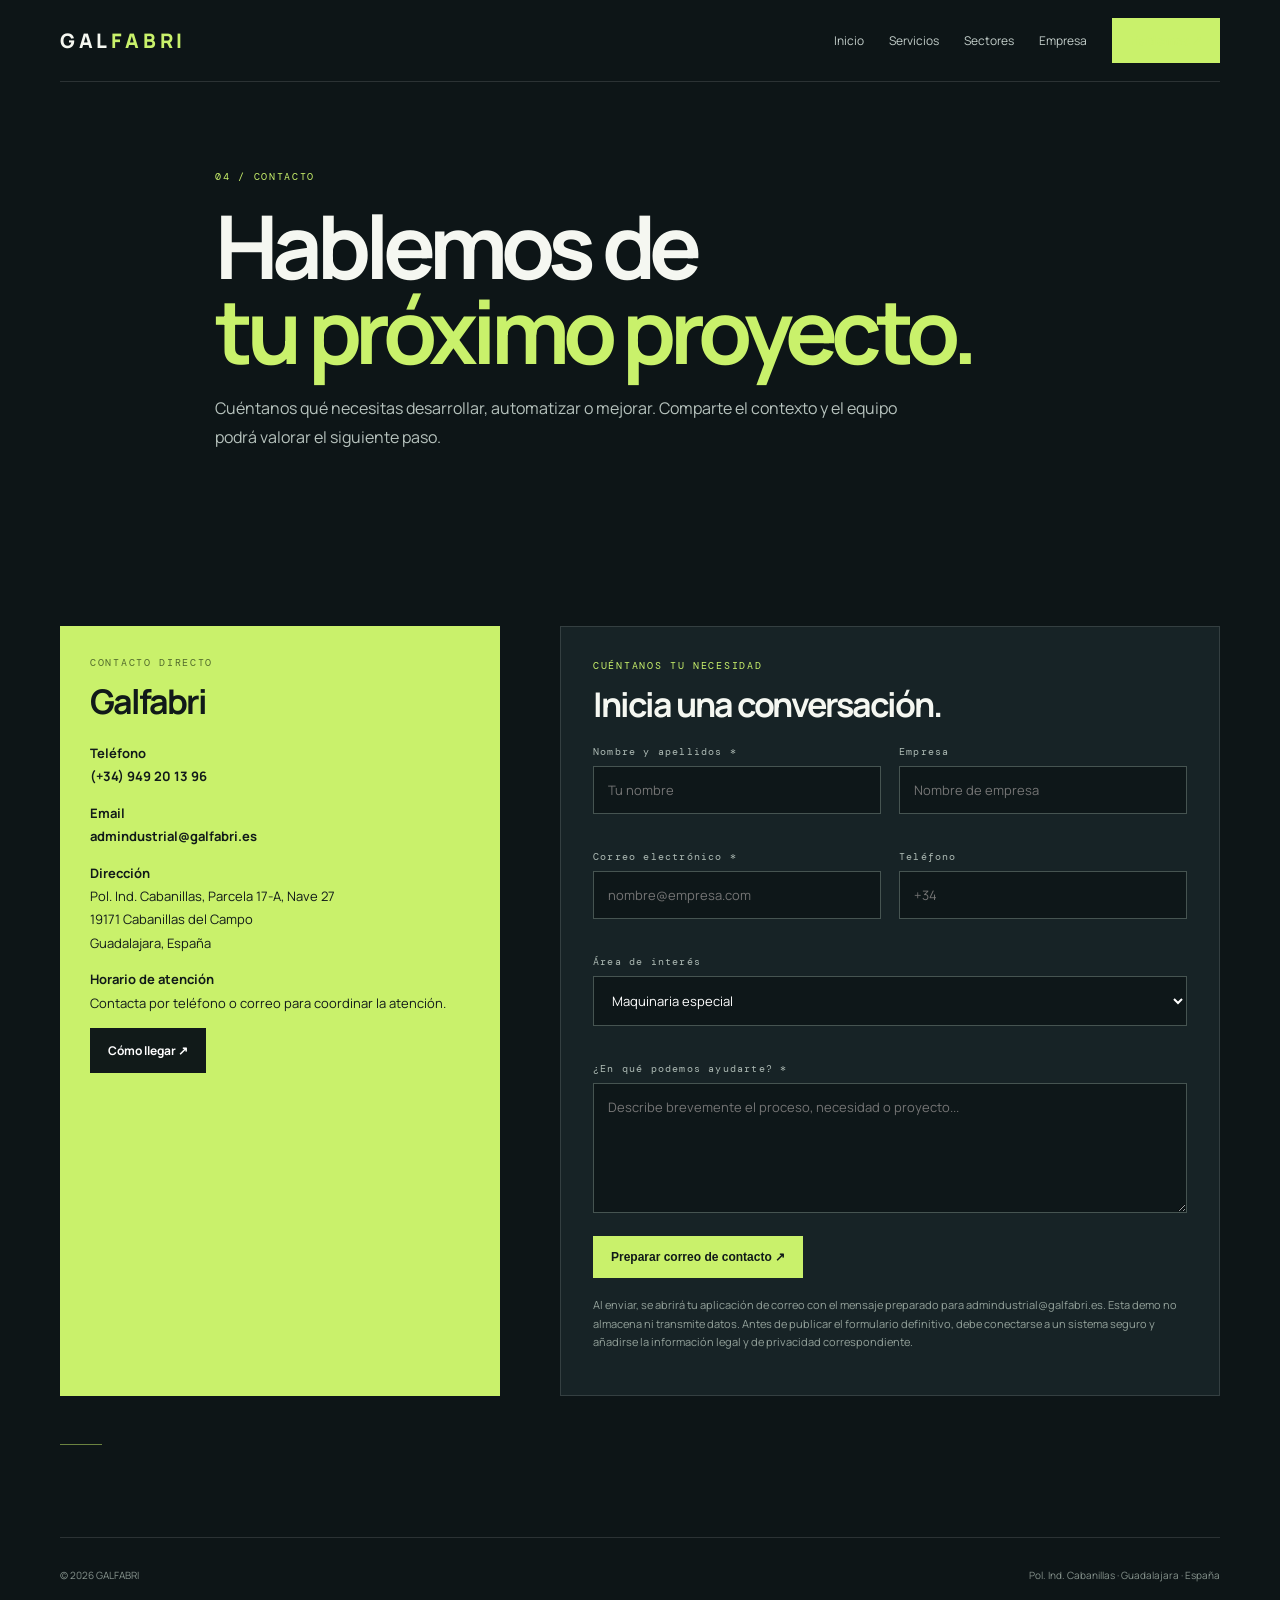
<file: galfabri-enterprise/contacto.html>
<!doctype html><html lang="es"><head><meta charset="utf-8"><meta name="viewport" content="width=device-width,initial-scale=1"><title>Contacto | Galfabri</title><link href="https://fonts.googleapis.com/css2?family=DM+Mono:wght@400;500&family=Manrope:wght@400;500;600;700;800&display=swap" rel="stylesheet"><link rel="stylesheet" href="assets/site.css"></head><body><header class="wrap header"><a class="logo" href="index.html">GAL<span>FABRI</span></a><button class="mobiletoggle" aria-label="Abrir menú" aria-expanded="false">☰</button><nav class="nav"><a href="index.html">Inicio</a><a href="servicios.html">Servicios</a><a href="sectores.html">Sectores</a><a href="empresa.html">Empresa</a><a class="navbtn active" href="contacto.html">Hablemos ↗</a></nav></header><main><section class="wrap pagehero reveal"><div class="eyebrow">04 / Contacto</div><h1>Hablemos de<br><em>tu próximo proyecto.</em></h1><p class="lead">Cuéntanos qué necesitas desarrollar, automatizar o mejorar. Comparte el contexto y el equipo podrá valorar el siguiente paso.</p></section><section class="wrap section"><div class="contactgrid"><aside class="contactinfo reveal"><div class="eyebrow">Contacto directo</div><h2 style="font-size:34px">Galfabri</h2><p><b>Teléfono</b><br><a href="tel:+34949201396">(+34) 949 20 13 96</a></p><p><b>Email</b><br><a href="mailto:admindustrial@galfabri.es">admindustrial@galfabri.es</a></p><p><b>Dirección</b><br>Pol. Ind. Cabanillas, Parcela 17-A, Nave 27<br>19171 Cabanillas del Campo<br>Guadalajara, España</p><p><b>Horario de atención</b><br>Contacta por teléfono o correo para coordinar la atención.</p><a class="btn" style="background:#111a19;color:white" href="https://maps.google.com/?q=Poligono+Industrial+Cabanillas+Parcela+17-A+Nave+27+Cabanillas+del+Campo">Cómo llegar ↗</a></aside><div class="formbox reveal"><div class="eyebrow">Cuéntanos tu necesidad</div><h2 style="font-size:34px">Inicia una conversación.</h2><form id="contactForm"><div class="formgrid"><div class="field"><label for="name">Nombre y apellidos *</label><input id="name" required autocomplete="name" placeholder="Tu nombre"></div><div class="field"><label for="company">Empresa</label><input id="company" autocomplete="organization" placeholder="Nombre de empresa"></div><div class="field"><label for="email">Correo electrónico *</label><input id="email" type="email" required autocomplete="email" placeholder="nombre@empresa.com"></div><div class="field"><label for="phone">Teléfono</label><input id="phone" type="tel" autocomplete="tel" placeholder="+34"></div><div class="field full"><label for="topic">Área de interés</label><select id="topic"><option>Maquinaria especial</option><option>Automatización y PLC</option><option>Robótica industrial</option><option>Mejora de procesos</option><option>Fabricación de utillajes</option><option>Montaje y puesta en marcha</option><option>Otra consulta</option></select></div><div class="field full"><label for="message">¿En qué podemos ayudarte? *</label><textarea id="message" required placeholder="Describe brevemente el proceso, necesidad o proyecto..."></textarea></div></div><button class="btn" type="submit">Preparar correo de contacto ↗</button><p class="notice" style="margin-top:18px">Al enviar, se abrirá tu aplicación de correo con el mensaje preparado para admindustrial@galfabri.es. Esta demo no almacena ni transmite datos. Antes de publicar el formulario definitivo, debe conectarse a un sistema seguro y añadirse la información legal y de privacidad correspondiente.</p><p id="formStatus" class="notice" aria-live="polite"></p></form></div></div></section></main><footer class="wrap footer"><span>© <span data-year></span> GALFABRI</span><span>Pol. Ind. Cabanillas · Guadalajara · España</span></footer><script src="assets/site.js"></script><script>document.getElementById('contactForm').addEventListener('submit',e=>{e.preventDefault();const v=id=>document.getElementById(id).value.trim();const body='Hola,\\n\\nNombre: '+v('name')+'\\nEmpresa: '+v('company')+'\\nEmail: '+v('email')+'\\nTeléfono: '+v('phone')+'\\nÁrea: '+v('topic')+'\\n\\nMensaje:\\n'+v('message')+'\\n\\nUn saludo.';document.getElementById('formStatus').textContent='Abriendo tu aplicación de correo…';location.href='mailto:admindustrial@galfabri.es?subject='+encodeURIComponent('Nueva consulta desde la web: '+v('topic'))+'&body='+encodeURIComponent(body)});</script></body></html>
</file>
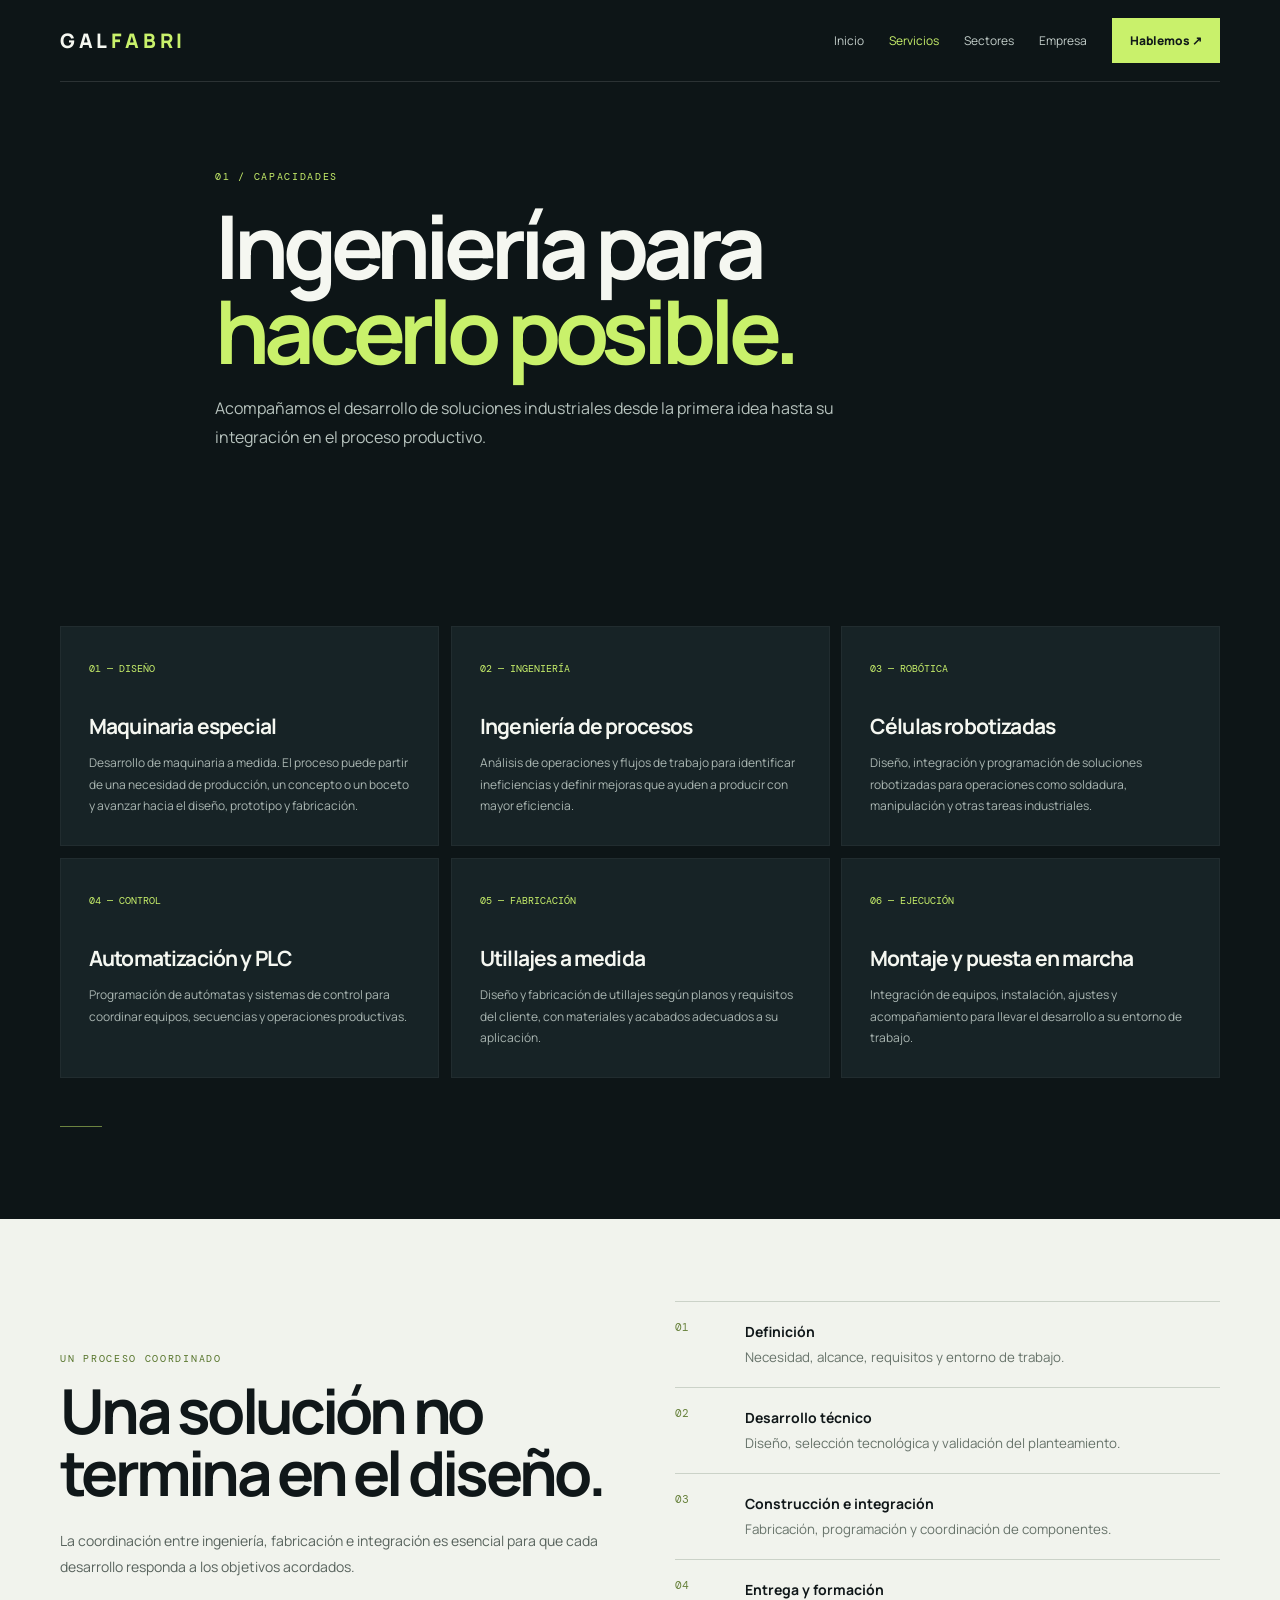
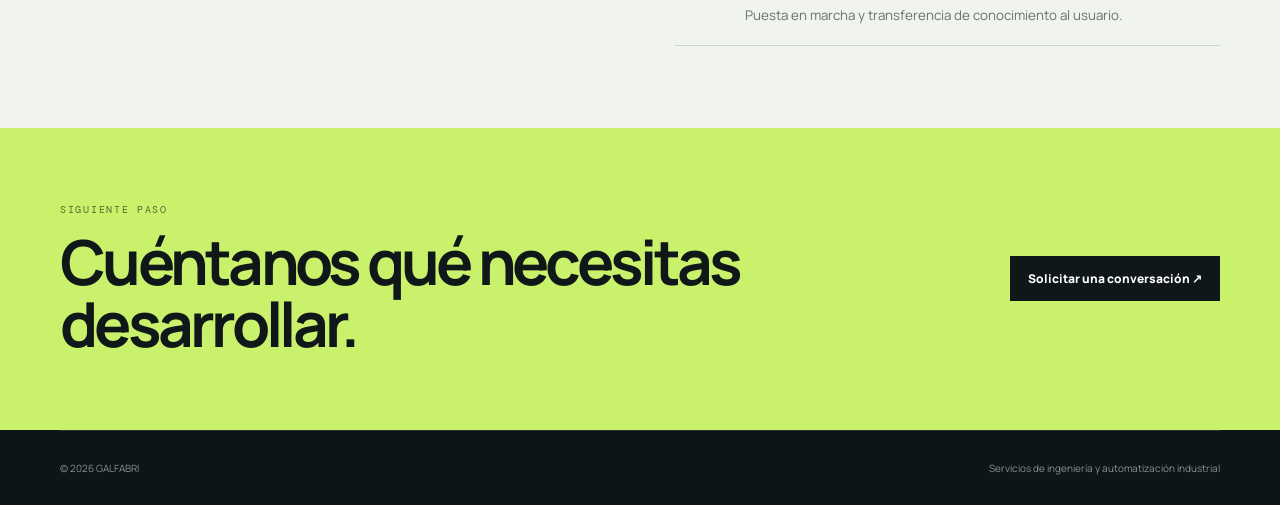
<file: galfabri-enterprise/servicios.html>
<!doctype html><html lang="es"><head><meta charset="utf-8"><meta name="viewport" content="width=device-width,initial-scale=1"><title>Servicios | Galfabri</title><link href="https://fonts.googleapis.com/css2?family=DM+Mono:wght@400;500&family=Manrope:wght@400;500;600;700;800&display=swap" rel="stylesheet"><link rel="stylesheet" href="assets/site.css"></head><body><header class="wrap header"><a class="logo" href="index.html">GAL<span>FABRI</span></a><button class="mobiletoggle" aria-label="Abrir menú" aria-expanded="false">☰</button><nav class="nav"><a href="index.html">Inicio</a><a class="active" href="servicios.html">Servicios</a><a href="sectores.html">Sectores</a><a href="empresa.html">Empresa</a><a class="navbtn" href="contacto.html">Hablemos ↗</a></nav></header><main><section class="wrap pagehero reveal"><div class="eyebrow">01 / Capacidades</div><h1>Ingeniería para<br><em>hacerlo posible.</em></h1><p class="lead">Acompañamos el desarrollo de soluciones industriales desde la primera idea hasta su integración en el proceso productivo.</p></section><section class="wrap section"><div class="grid3"><article class="tile reveal"><span class="num">01 — DISEÑO</span><h3>Maquinaria especial</h3><p>Desarrollo de maquinaria a medida. El proceso puede partir de una necesidad de producción, un concepto o un boceto y avanzar hacia el diseño, prototipo y fabricación.</p></article><article class="tile reveal"><span class="num">02 — INGENIERÍA</span><h3>Ingeniería de procesos</h3><p>Análisis de operaciones y flujos de trabajo para identificar ineficiencias y definir mejoras que ayuden a producir con mayor eficiencia.</p></article><article class="tile reveal"><span class="num">03 — ROBÓTICA</span><h3>Células robotizadas</h3><p>Diseño, integración y programación de soluciones robotizadas para operaciones como soldadura, manipulación y otras tareas industriales.</p></article><article class="tile reveal"><span class="num">04 — CONTROL</span><h3>Automatización y PLC</h3><p>Programación de autómatas y sistemas de control para coordinar equipos, secuencias y operaciones productivas.</p></article><article class="tile reveal"><span class="num">05 — FABRICACIÓN</span><h3>Utillajes a medida</h3><p>Diseño y fabricación de utillajes según planos y requisitos del cliente, con materiales y acabados adecuados a su aplicación.</p></article><article class="tile reveal"><span class="num">06 — EJECUCIÓN</span><h3>Montaje y puesta en marcha</h3><p>Integración de equipos, instalación, ajustes y acompañamiento para llevar el desarrollo a su entorno de trabajo.</p></article></div></section><section class="band"><div class="wrap bandgrid"><div><div class="eyebrow">Un proceso coordinado</div><h2>Una solución no termina en el diseño.</h2><p>La coordinación entre ingeniería, fabricación e integración es esencial para que cada desarrollo responda a los objetivos acordados.</p></div><div class="list"><div class="listrow"><span>01</span><div><b>Definición</b><small>Necesidad, alcance, requisitos y entorno de trabajo.</small></div></div><div class="listrow"><span>02</span><div><b>Desarrollo técnico</b><small>Diseño, selección tecnológica y validación del planteamiento.</small></div></div><div class="listrow"><span>03</span><div><b>Construcción e integración</b><small>Fabricación, programación y coordinación de componentes.</small></div></div><div class="listrow"><span>04</span><div><b>Entrega y formación</b><small>Puesta en marcha y transferencia de conocimiento al usuario.</small></div></div></div></div></section><section class="callout"><div class="wrap calloutrow"><div><div class="eyebrow">Siguiente paso</div><h2>Cuéntanos qué necesitas desarrollar.</h2></div><a class="btn" href="contacto.html">Solicitar una conversación ↗</a></div></section></main><footer class="wrap footer"><span>© <span data-year></span> GALFABRI</span><span>Servicios de ingeniería y automatización industrial</span></footer><script src="assets/site.js"></script></body></html>
</file>
<file: galfabri-enterprise/assets/site.css>
:root{--bg:#0d1517;--panel:#172326;--paper:#f1f3ed;--acid:#c9f16b;--muted:#a8b5b0;--line:#ffffff20;--dark:#101719}*{box-sizing:border-box}html{scroll-behavior:smooth}body{margin:0;background:var(--bg);color:#f5f7f1;font-family:Manrope,Arial,sans-serif}a{color:inherit;text-decoration:none}.wrap{width:min(1160px,calc(100% - 48px));margin:auto}.header{height:82px;border-bottom:1px solid var(--line);display:flex;align-items:center;justify-content:space-between}.logo{font-weight:800;letter-spacing:.18em;font-size:20px}.logo span{color:var(--acid)}.nav{display:flex;gap:25px;align-items:center;font-size:12px;color:#c3ceca}.nav a:hover,.nav a.active{color:var(--acid)}.nav .navbtn,.btn{background:var(--acid);color:#111a19;padding:14px 18px;font-size:12px;font-weight:800;display:inline-flex;gap:12px;align-items:center;border:0;cursor:pointer;transition:.25s}.btn:hover,.navbtn:hover{transform:translateY(-3px);box-shadow:0 12px 30px #c9f16b24}.eyebrow{font:10px 'DM Mono',monospace;letter-spacing:.17em;text-transform:uppercase;color:var(--acid)}h1,h2,h3,p{margin-top:0}h1{font-size:clamp(48px,7vw,88px);line-height:.97;letter-spacing:-.07em;margin:20px 0}h1 em{font-style:normal;color:var(--acid)}h2{font-size:clamp(36px,5vw,62px);line-height:1;letter-spacing:-.06em;margin:15px 0 24px}h3{letter-spacing:-.04em}.lead{color:#b6c2bd;font-size:16px;line-height:1.85;max-width:600px}.hero{padding:92px 0 84px;min-height:510px;display:grid;grid-template-columns:1fr .9fr;gap:60px;align-items:center}.heroimg{height:440px;position:relative;overflow:hidden;background:#243235}.heroimg img{width:100%;height:100%;object-fit:cover;filter:brightness(.68) saturate(.65)}.heroimg:after{content:"";position:absolute;inset:35% 0 0;background:linear-gradient(transparent,#0d1517)}.imglabel{position:absolute;bottom:24px;left:24px;z-index:2;font:10px 'DM Mono';color:var(--acid);letter-spacing:.14em}.actions{display:flex;gap:20px;align-items:center;margin-top:30px}.quiet{font-size:12px;border-bottom:1px solid #89968f;padding-bottom:5px}.section{padding:92px 0}.sectionhead{display:flex;justify-content:space-between;gap:35px;align-items:end;margin-bottom:38px}.sectionhead p{max-width:380px;color:var(--muted);font-size:13px;line-height:1.8}.grid3{display:grid;grid-template-columns:repeat(3,1fr);gap:12px}.tile{background:var(--panel);padding:28px;border:1px solid #ffffff0b;min-height:220px;transition:.3s}.tile:hover{border-color:#c9f16b88;transform:translateY(-5px)}.tile .num{font:10px 'DM Mono';color:var(--acid)}.tile h3{font-size:21px;margin:35px 0 12px}.tile p{font-size:12px;color:#aab6b2;line-height:1.8;margin:0}.band{background:var(--paper);color:var(--dark);padding:82px 0}.band .eyebrow{color:#557329}.band p{color:#58635d;line-height:1.85;font-size:14px}.bandgrid{display:grid;grid-template-columns:1fr 1fr;gap:70px;align-items:center}.list{border-top:1px solid #cbd2c8}.listrow{padding:18px 0;border-bottom:1px solid #cbd2c8;display:grid;grid-template-columns:55px 1fr;gap:15px}.listrow span{font:11px 'DM Mono';color:#67813b}.listrow b{font-size:14px}.listrow small{display:block;color:#67736a;line-height:1.65;margin-top:5px}.cards2{display:grid;grid-template-columns:1fr 1fr;gap:14px}.photoCard{height:310px;position:relative;overflow:hidden;background:#223033}.photoCard img{width:100%;height:100%;object-fit:cover;filter:brightness(.62) saturate(.65);transition:.6s}.photoCard:hover img{transform:scale(1.04)}.photoCard div{position:absolute;bottom:22px;left:24px}.photoCard small{font:10px 'DM Mono';color:var(--acid)}.photoCard h3{font-size:23px;margin:8px 0}.callout{padding:75px 0;background:var(--acid);color:var(--dark)}.callout .eyebrow{color:#526b2c}.calloutrow{display:flex;justify-content:space-between;align-items:center;gap:30px}.callout h2{max-width:730px;margin-bottom:0}.callout .btn{background:var(--dark);color:#fff}.footer{border-top:1px solid var(--line);padding:30px 0;color:#87948e;font-size:10px;display:flex;justify-content:space-between;gap:20px}.pagehero{padding:88px 0 65px;max-width:850px}.pagehero .lead{max-width:700px}.crumb{font:10px 'DM Mono';color:#8c9993;margin-top:25px}.formbox{background:var(--panel);padding:32px;border:1px solid var(--line)}.formgrid{display:grid;grid-template-columns:1fr 1fr;gap:18px}.field{margin-bottom:18px}.field.full{grid-column:1/-1}.field label{display:block;font:10px 'DM Mono';letter-spacing:.12em;color:#aebbb5;margin-bottom:8px}.field input,.field select,.field textarea{width:100%;background:#0e1719;border:1px solid #465451;color:white;padding:14px;font:13px Manrope;border-radius:0}.field textarea{min-height:130px;resize:vertical}.notice{font-size:11px;color:#94a29b;line-height:1.7}.contactgrid{display:grid;grid-template-columns:.8fr 1.2fr;gap:60px}.contactinfo{background:var(--acid);color:#111a19;padding:30px}.contactinfo .eyebrow{color:#526b2c}.contactinfo p{font-size:13px;line-height:1.8}.contactinfo a{font-weight:700}.reveal{opacity:0;transform:translateY(18px);transition:.7s}.reveal.visible{opacity:1;transform:none}.mobiletoggle{display:none}@media(max-width:800px){.wrap{width:calc(100% - 34px)}.header{height:72px}.nav{display:none;position:absolute;top:72px;left:0;right:0;background:#101a1c;padding:22px;z-index:9;flex-direction:column;align-items:stretch}.nav.open{display:flex}.mobiletoggle{display:block;background:none;color:white;border:1px solid var(--line);padding:9px 12px}.hero{grid-template-columns:1fr;padding:65px 0;gap:30px}.heroimg{height:330px}.section{padding:70px 0}.sectionhead,.calloutrow{display:block}.sectionhead p{margin-top:20px}.grid3{grid-template-columns:1fr}.tile{min-height:180px}.tile h3{margin-top:25px}.band{padding:65px 0}.bandgrid,.contactgrid{grid-template-columns:1fr;gap:32px}.cards2{grid-template-columns:1fr}.photoCard{height:260px}.callout{padding:65px 0}.callout .btn{margin-top:24px}.pagehero{padding:65px 0 45px}.formbox{padding:22px}.formgrid{grid-template-columns:1fr}.field.full{grid-column:auto}.footer{flex-direction:column}.actions{flex-wrap:wrap}}@media(prefers-reduced-motion:reduce){*,html{scroll-behavior:auto!important;transition:none!important}.reveal{opacity:1;transform:none}}
/* Interactive robotic arm */
.robotlab{background:radial-gradient(ellipse at 68% 45%,#253a3b 0%,#111c1f 48%,#0b1214 100%);padding:78px 0;overflow:hidden}
.robothead{display:flex;justify-content:space-between;align-items:end;gap:30px;margin-bottom:28px}
.robothead p{max-width:380px;color:#aab8b2;font-size:13px;line-height:1.8}
.robotstage{height:590px;position:relative;border:1px solid #ffffff20;background:linear-gradient(135deg,#ffffff08,transparent 55%);overflow:hidden}
.robotstage canvas{width:100%;height:100%;display:block;touch-action:pan-y}
.robot-hud{position:absolute;z-index:2;pointer-events:none;font:10px 'DM Mono',monospace;letter-spacing:.13em;color:#c9f16b}
.robot-hud.top-left{top:22px;left:24px}.robot-hud.top-right{top:22px;right:24px;text-align:right}
.robot-hud.bottom-left{bottom:22px;left:24px;color:#b2c0ba;line-height:1.8}
.robot-controls{position:absolute;right:20px;bottom:18px;display:flex;gap:8px;z-index:3}
.robot-controls button{background:#152326dd;color:#eaf0e9;border:1px solid #ffffff30;padding:11px 14px;font:10px 'DM Mono';cursor:pointer;backdrop-filter:blur(8px)}
.robot-controls button:hover,.robot-controls button.active{border-color:#c9f16b;color:#c9f16b}
.robot-caption{display:flex;justify-content:space-between;gap:20px;padding:16px 0;border-bottom:1px solid #ffffff22;color:#aab8b2;font:10px 'DM Mono';letter-spacing:.1em}
.robot-caption b{color:#f1f5ef;font-weight:500}
@media(max-width:800px){.robotlab{padding:65px 0}.robothead{display:block}.robothead p{margin-top:20px}.robotstage{height:430px}.robot-hud.top-right{display:none}.robot-controls{left:12px;right:12px;bottom:12px;justify-content:center}.robot-controls button{padding:10px 11px}.robot-caption{font-size:9px;flex-direction:column;gap:8px}}


/* Scroll-led editorial motion */
:root{--scroll-progress:0}
body:before{content:"";position:fixed;z-index:50;top:0;left:0;width:100%;height:3px;transform-origin:left;transform:scaleX(var(--scroll-progress));background:var(--acid);pointer-events:none;box-shadow:0 0 14px #c9f16b88}
.reveal{opacity:0;transform:translate3d(0,42px,0) scale(.985);filter:blur(3px);transition:opacity .9s cubic-bezier(.2,.7,.2,1),transform .9s cubic-bezier(.2,.7,.2,1),filter .9s ease;will-change:transform,opacity}
.reveal.visible{opacity:1;transform:translate3d(0,0,0) scale(1);filter:blur(0)}
.heroimg{transform:translateY(var(--parallax-y,0px));transition:transform .15s linear}
.heroimg img{transform:scale(1.06);transition:transform 1.2s cubic-bezier(.2,.7,.2,1),filter .8s}
.heroimg.visible img{transform:scale(1)}
.tile,.photoCard,.listrow{will-change:transform}
.robotlab{position:relative;isolation:isolate}
.robotlab:before{content:"";position:absolute;inset:0;z-index:-1;background:radial-gradient(ellipse at 50% 65%,#c9f16b12,transparent 52%);opacity:.7;pointer-events:none}
.robotstage{transform:translateY(0);transition:border-color .5s,box-shadow .5s}
.robotstage.visible{border-color:#c9f16b55;box-shadow:0 28px 90px #0005}
.robot-loading{position:absolute;z-index:4;inset:0;display:grid;place-items:center;background:#111c1f;color:var(--acid);font:11px 'DM Mono';letter-spacing:.18em;transition:opacity .6s,visibility .6s}
.robot-loading.loaded{opacity:0;visibility:hidden;pointer-events:none}
.section,.band,.callout{position:relative}
.section:after{content:"";display:block;width:42px;height:1px;background:var(--acid);opacity:.5;margin-top:48px}
@media(max-width:800px){.reveal{transform:translate3d(0,26px,0) scale(.99);transition-duration:.7s}.heroimg{transform:none}.robot-loading{font-size:9px}}
@media(prefers-reduced-motion:reduce){.reveal{filter:none;transform:none;opacity:1;transition:none}.heroimg,.heroimg img{transform:none!important}body:before{display:none}}
</file>
